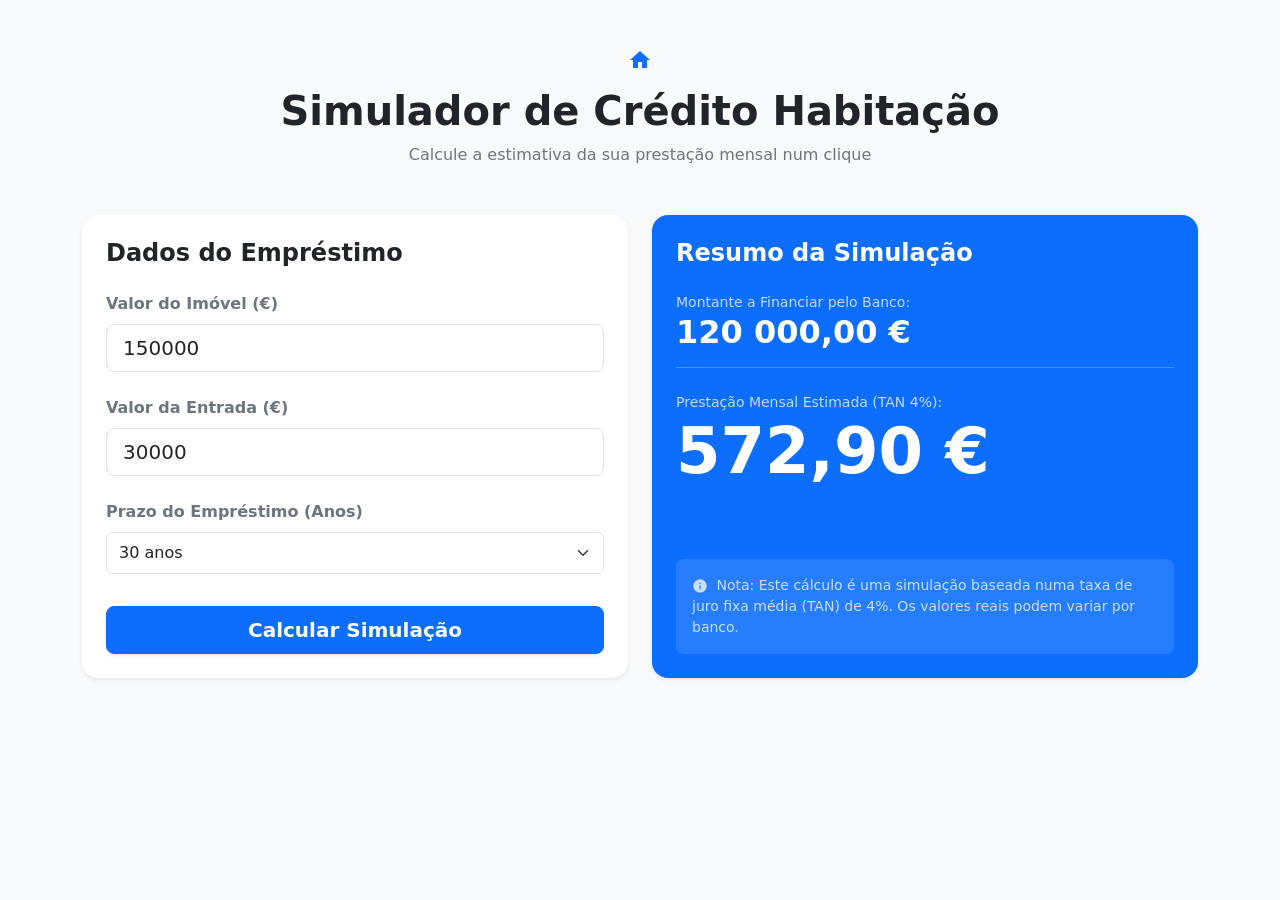
<file: credito/index.html>
<!doctype html>
<html lang="pt-PT">
  <head>
    <meta charset="UTF-8" />
    <meta name="viewport" content="width=device-width, initial-scale=1.0" />
    <title>Simulador de Crédito Habitação - Aveiro Tech</title>

    <link
      href="https://cdn.jsdelivr.net/npm/bootstrap@5.3.3/dist/css/bootstrap.min.css"
      rel="stylesheet"
    />
    <link
      href="https://fonts.googleapis.com/icon?family=Material+Icons"
      rel="stylesheet"
    />
    <link rel="icon" href="https://fav.farm/🏡" />
  </head>
  <body class="bg-light">
    <div class="container py-5">
      <div class="text-center mb-5">
        <span class="material-icons text-primary display-4">home</span>
        <h1 class="fw-bold text-dark mt-2">Simulador de Crédito Habitação</h1>
        <p class="text-secondary">
          Calcule a estimativa da sua prestação mensal num clique
        </p>
      </div>

      <div class="row g-4">
        <div class="col-lg-6">
          <div class="card border-0 shadow-sm rounded-4 p-4 h-100">
            <h4 class="fw-bold text-dark mb-4">Dados do Empréstimo</h4>

            <div class="mb-4">
              <label class="form-label fw-semibold text-secondary"
                >Valor do Imóvel (€)</label
              >
              <input
                type="number"
                id="valorImovel"
                class="form-control form-control-lg"
                value="150000"
              />
            </div>

            <div class="mb-4">
              <label class="form-label fw-semibold text-secondary"
                >Valor da Entrada (€)</label
              >
              <input
                type="number"
                id="valorEntrada"
                class="form-control form-control-lg"
                value="30000"
              />
              <div class="form-text text-danger d-none" id="erroEntrada">
                A entrada deve ser de pelo menos 10% do valor do imóvel.
              </div>
            </div>

            <div class="mb-4">
              <label class="form-label fw-semibold text-secondary"
                >Prazo do Empréstimo (Anos)</label
              >
              <select id="prazoAnos" class="form-select form-control-lg">
                <option value="20">20 anos</option>
                <option value="25">25 anos</option>
                <option value="30" selected>30 anos</option>
                <option value="35">35 anos</option>
                <option value="40">40 anos</option>
              </select>
            </div>

            <button
              id="btnCalcular"
              class="btn btn-primary btn-lg w-100 fw-bold shadow-sm mt-2"
            >
              Calcular Simulação
            </button>
          </div>
        </div>

        <div class="col-lg-6">
          <div
            class="card border-0 bg-primary text-white shadow-sm rounded-4 p-4 h-100 d-flex flex-column justify-content-between"
          >
            <div>
              <h4 class="fw-bold mb-4">Resumo da Simulação</h4>

              <div
                class="mb-4 border-bottom border-white border-opacity-25 pb-3"
              >
                <span class="small text-white text-opacity-75 d-block"
                  >Montante a Financiar pelo Banco:</span
                >
                <h2 class="fw-bold mb-0" id="resFinanciamento">0,00 €</h2>
              </div>

              <div class="mb-4">
                <span class="small text-white text-opacity-75 d-block"
                  >Prestação Mensal Estimada (TAN 4%):</span
                >
                <h1 class="display-3 fw-bold mb-0" id="resPrestacao">0,00 €</h1>
              </div>
            </div>

            <div class="bg-white bg-opacity-10 rounded-3 p-3 small">
              <p class="mb-0 text-white text-opacity-75">
                <span class="material-icons align-middle fs-6 me-1">info</span>
                Nota: Este cálculo é uma simulação baseada numa taxa de juro
                fixa média (TAN) de 4%. Os valores reais podem variar por banco.
              </p>
            </div>
          </div>
        </div>
      </div>
    </div>
    <script src="https://cdn.jsdelivr.net/npm/bootstrap@5.3.3/dist/js/bootstrap.bundle.min.js"></script>

    <script src="script.js"></script>
  </body>
</html>
</file>
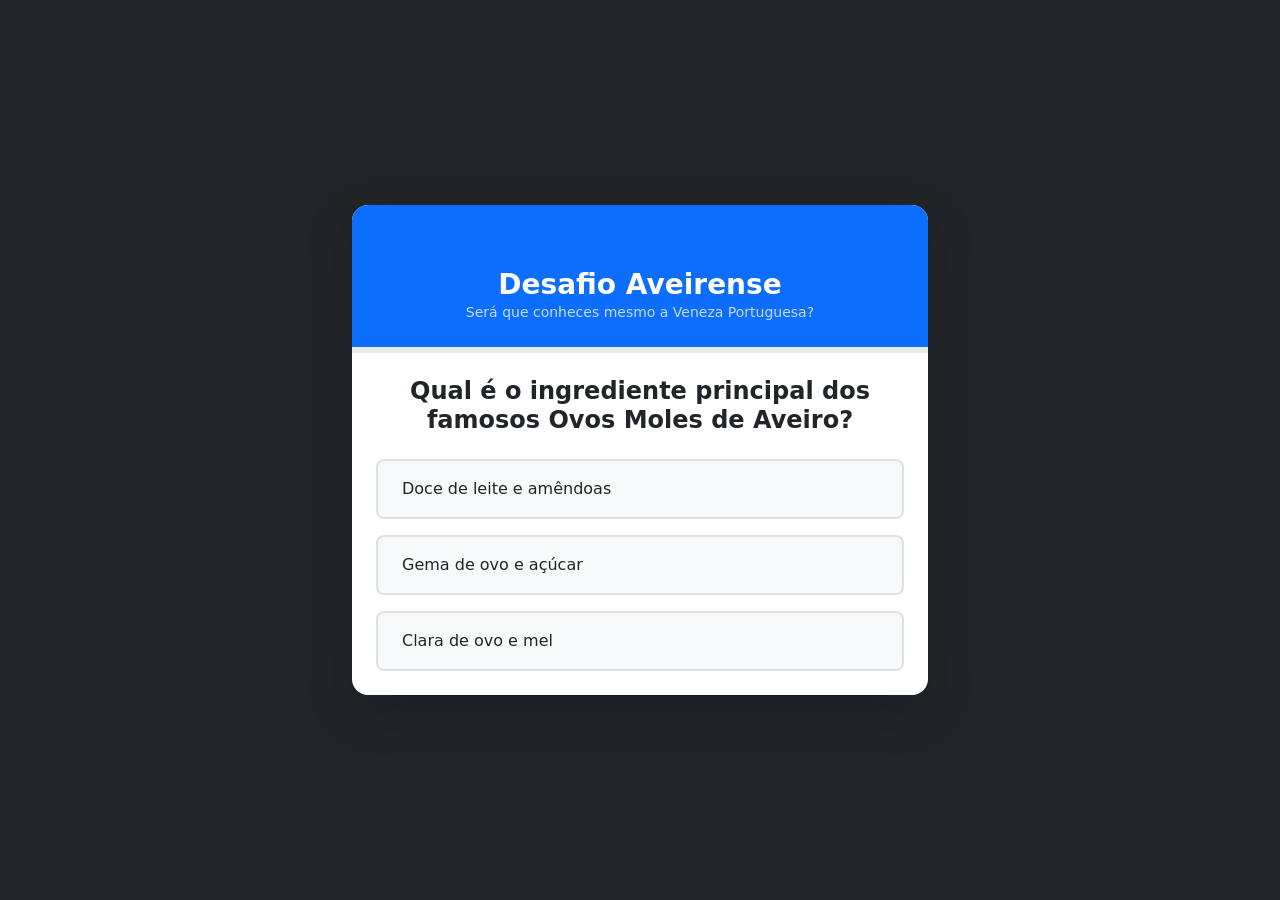
<file: quiz/index.html>
<!doctype html>
<html lang="pt-PT">
  <head>
    <meta charset="UTF-8" />
    <meta name="viewport" content="width=device-width, initial-scale=1.0" />
    <title>Quiz de Cultura Geral - Descobre Aveiro!</title>

    <link
      href="https://cdn.jsdelivr.net/npm/bootstrap@5.3.3/dist/css/bootstrap.min.css"
      rel="stylesheet"
    />
    <link
      href="https://fonts.googleapis.com/icon?family=Material+Icons"
      rel="stylesheet"
    />
    <link rel="stylesheet" href="style.css" />
    <link rel="icon" href="https://fav.farm/⛵" />
  </head>
  <body
    class="bg-dark d-flex align-items-center justify-content-center"
    style="min-height: 100vh"
  >
    <div class="container" style="max-width: 600px">
      <div class="card border-0 shadow-lg rounded-4 overflow-hidden">
        <div
          class="card-header bg-primary text-white text-center py-4 border-0"
        >
          <span class="material-icons display-5">sailing</span>
          <h3 class="fw-bold mb-0 mt-2">Desafio Aveirense</h3>
          <p class="mb-0 small text-white text-opacity-75">
            Será que conheces mesmo a Veneza Portuguesa?
          </p>
        </div>

        <div class="progress rounded-0" style="height: 6px">
          <div
            id="barraProgresso"
            class="progress-bar bg-warning"
            style="width: 0%"
          ></div>
        </div>

        <div class="card-body p-4 text-center" id="ecranJogo">
          <h4 id="perguntaTexto" class="fw-bold text-dark mb-4">
            A carregar pergunta...
          </h4>

          <div id="zonaOpcoes" class="d-grid gap-3"></div>
        </div>

        <div class="card-body p-5 text-center d-none" id="ecranFim">
          <span class="material-icons text-warning display-1 mb-3"
            >emoji_events</span
          >
          <h2 class="fw-bold text-dark mb-2">Quiz Concluído!</h2>
          <p class="lead text-secondary mb-4" id="pontuacaoTexto">
            Tu acertaste X de Y perguntas.
          </p>
          <button
            onclick="reiniciarJogo()"
            class="btn btn-primary btn-lg px-5 rounded-pill fw-bold shadow"
          >
            Jogar Novamente
          </button>
        </div>
      </div>
    </div>

    <script src="https://cdn.jsdelivr.net/npm/bootstrap@5.3.3/dist/js/bootstrap.bundle.min.js"></script>
    <script src="script.js"></script>
  </body>
</html>
</file>
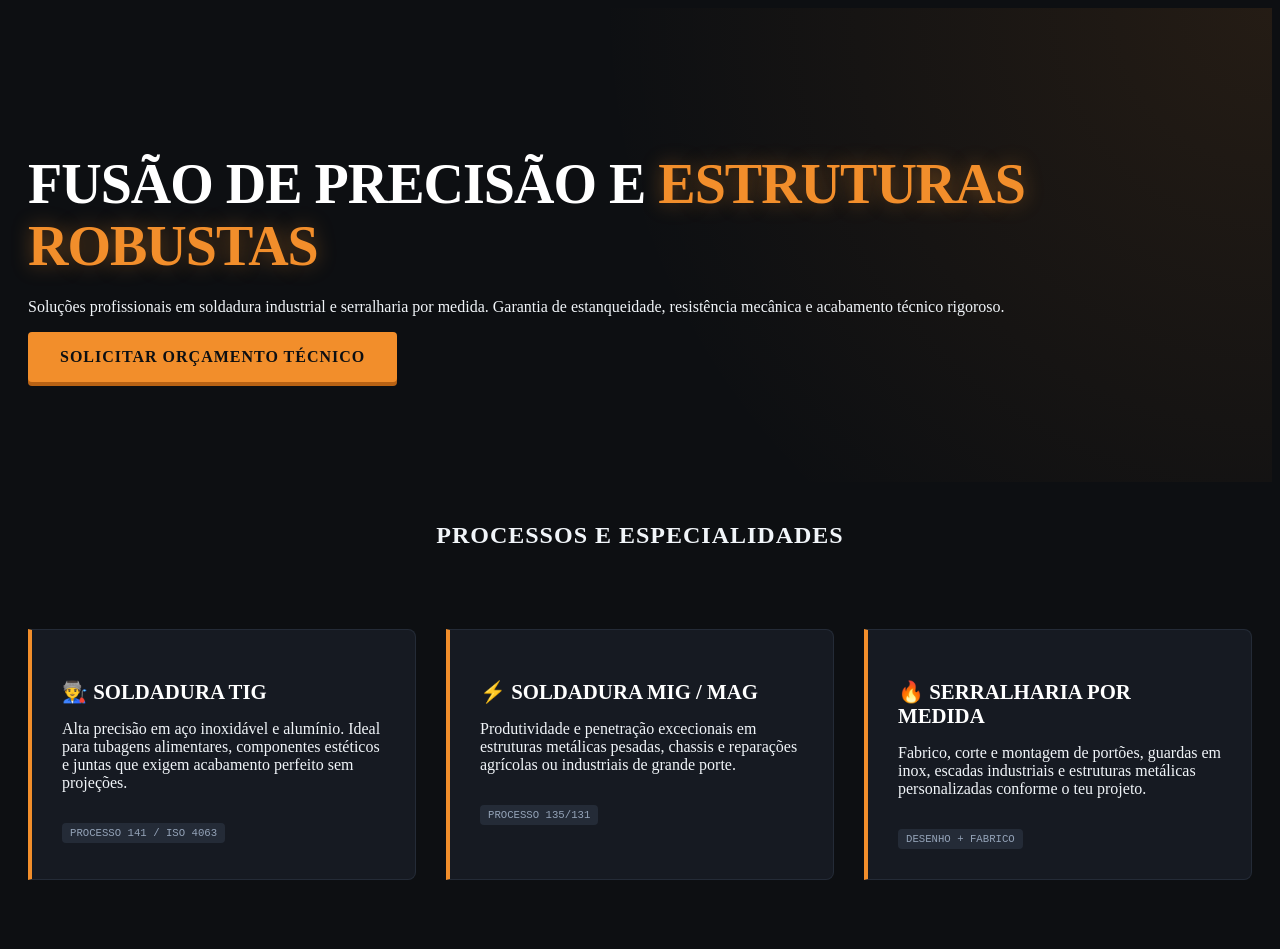
<file: solda/index.html>
<!doctype html>
<html lang="pt-PT">
  <head>
    <meta charset="UTF-8" />
    <meta name="viewport" content="width=device-width, initial-scale=1.0" />
    <title>Serralharia & Soldadura Técnica</title>
    <link rel="stylesheet" href="style.css" />
    <link href="https://fonts.googleapis.com/css2?family=Inter:wght@400;700;800&display=swap" rel="stylesheet" />
  </head>

  <body class="tema-industrial">
    <main>
      <section class="hero-solda">
        <div class="hero-solda-conteudo">
          <h1>Fusão de Precisão e <span class="destaque-solda">Estruturas Robustas</span></h1>
          <p>Soluções profissionais em soldadura industrial e serralharia por medida. Garantia de estanqueidade, resistência mecânica e acabamento técnico rigoroso.</p>
          <a href="#" class="btn-industrial">Solicitar Orçamento Técnico</a>
        </div>
      </section>

      <h2 style="text-align: center; text-transform: uppercase; letter-spacing: 1px; margin-top: 40px">Processos e Especialidades</h2>

      <section class="grelha-servicos-solda">
        <div class="card-solda">
          <h3>👨‍🏭 Soldadura TIG</h3>
          <p>Alta precisão em aço inoxidável e alumínio. Ideal para tubagens alimentares, componentes estéticos e juntas que exigem acabamento perfeito sem projeções.</p>
          <span class="badge-tecnico">PROCESSO 141 / ISO 4063</span>
        </div>

        <div class="card-solda">
          <h3>⚡ Soldadura MIG / MAG</h3>
          <p>Produtividade e penetração excecionais em estruturas metálicas pesadas, chassis e reparações agrícolas ou industriais de grande porte.</p>
          <span class="badge-tecnico">PROCESSO 135/131</span>
        </div>

        <div class="card-solda">
          <h3>🔥 Serralharia por Medida</h3>
          <p>Fabrico, corte e montagem de portões, guardas em inox, escadas industriais e estruturas metálicas personalizadas conforme o teu projeto.</p>
          <span class="badge-tecnico">DESENHO + FABRICO</span>
        </div>
      </section>
    </main>
  </body>
</html>
</file>
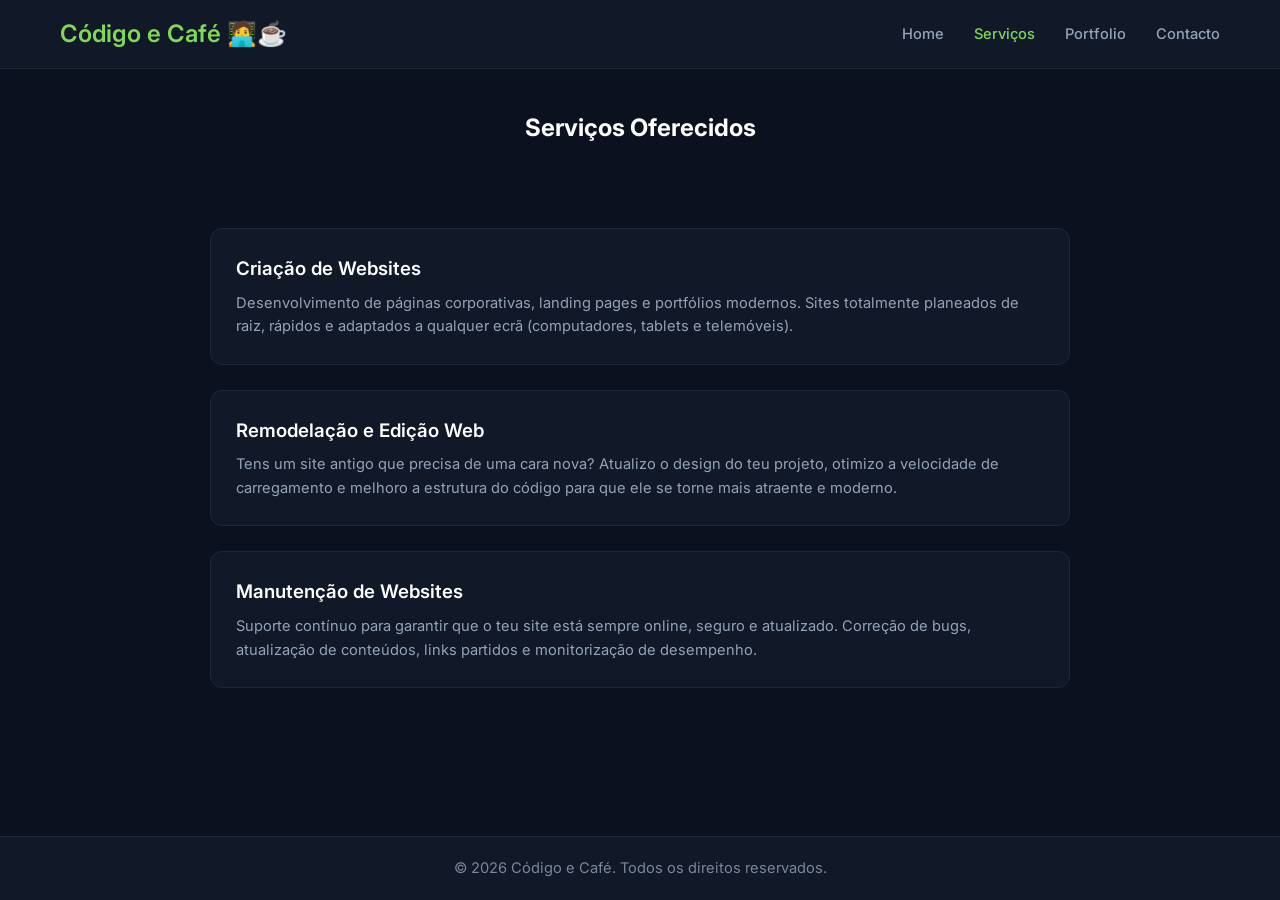
<file: servicos.html>
<!doctype html>
<html lang="pt-PT">
  <head>
    <meta charset="UTF-8" />
    <meta name="viewport" content="width=device-width, initial-scale=1.0" />
    <title>Serviços</title>
    <link rel="stylesheet" href="styles.css" />
    <link href="https://fonts.googleapis.com/css2?family=Inter:wght@300;400;500;600&display=swap" rel="stylesheet" />
    <link rel="icon" type="image/svg+xml" href="img/favicon-svg.svg" />
  </head>
  <body>
    <header>
      <nav>
        <a href="index.html" class="logo">Código e Café 🧑‍💻☕ </a>
        <ul class="nav-links">
          <li><a href="index.html">Home</a></li>
          <li><a href="servicos.html" class="active">Serviços</a></li>
          <li><a href="portfolio.html">Portfolio</a></li>
          <li><a href="contacto.html">Contacto</a></li>
        </ul>
      </nav>
    </header>

    <main>
      <section class="servicos-topo">
        <h2 class="titulo_servicos">Serviços Oferecidos</h2>
      </section>

      <div class="lista-servicos">
        <article class="card-servico">
          <div class="info-servico">
            <h3>Criação de Websites</h3>
            <p>Desenvolvimento de páginas corporativas, landing pages e portfólios modernos. Sites totalmente planeados de raiz, rápidos e adaptados a qualquer ecrã (computadores, tablets e telemóveis).</p>
          </div>
        </article>

        <article class="card-servico">
          <div class="info-servico">
            <h3>Remodelação e Edição Web</h3>
            <p>Tens um site antigo que precisa de uma cara nova? Atualizo o design do teu projeto, otimizo a velocidade de carregamento e melhoro a estrutura do código para que ele se torne mais atraente e moderno.</p>
          </div>
        </article>

        <article class="card-servico">
          <div class="info-servico">
            <h3>Manutenção de Websites</h3>
            <p>Suporte contínuo para garantir que o teu site está sempre online, seguro e atualizado. Correção de bugs, atualização de conteúdos, links partidos e monitorização de desempenho.</p>
          </div>
        </article>
      </div>
    </main>

    <footer id="main-footer">
      <p>&copy; 2026 Código e Café. Todos os direitos reservados.</p>
    </footer>
  </body>
</html>
</file>
<file: quiz/style.css>
/* Efeito de transição suave nos botões do Quiz */
.btn-opcao {
  transition: all 0.2s ease-in-out;
  border: 2px solid #dee2e6 !important;
  font-weight: 500;
}

.btn-opcao:hover {
  transform: translateY(-2px);
  background-color: #f8f9fa;
  border-color: #0d6efd !important;
}
</file>
<file: solda/style.css>
/* ==========================================================================
   TEMA INDUSTRIAL (EXCLUSIVO PARA O SITE DE SOLDA)
   ========================================================================== */
.tema-industrial {
  background-color: #0d0f12; /* Um cinza-fumo quase negro, cor de oficina limpa */
  color: #f1f5f9;
}

/* Secção Hero Impactante e Assimétrica */
.hero-solda {
  display: flex;
  align-items: center;
  gap: 40px;
  padding: 100px 20px;
  background: radial-gradient(circle at top right, rgba(242, 142, 43, 0.1), transparent 50%);
}

.hero-solda-conteudo {
  flex: 1;
}

/* Tipografia com força e estilo "Stenciled" ou Industrial */
.hero-solda h1 {
  font-size: 3.5rem;
  text-transform: uppercase;
  letter-spacing: -1px;
  line-height: 1.1;
  color: #ffffff;
  margin-bottom: 20px;
}

/* O teu novo destaque: Laranja Brasa / Arco Voltaico */
.destaque-solda {
  color: #f28e2b; /* Laranja vibrante de metal aquecido ou faísca */
  text-shadow: 0 0 20px rgba(242, 142, 43, 0.4);
  font-weight: 800;
}

/* Botão Estilo "Chapa de Aço" */
.btn-industrial {
  display: inline-block;
  background-color: #f28e2b;
  color: #0d0f12;
  padding: 16px 32px;
  font-weight: 700;
  text-transform: uppercase;
  letter-spacing: 1px;
  border-radius: 4px; /* Bordas mais retas transmitem solidez */
  text-decoration: none;
  box-shadow: 0 4px 0px #b86214; /* Efeito 3D mecânico */
  transition: all 0.1s ease;
}

.btn-industrial:hover {
  transform: translateY(2px);
  box-shadow: 0 2px 0px #b86214;
}

/* Grelha de Serviços "Bruta" (Em vez da lista vertical de advocacia) */
.grelha-servicos-solda {
  display: grid;
  grid-template-columns: repeat(auto-fit, minmax(280px, 1fr));
  gap: 30px;
  padding: 60px 20px;
}

/* Cards com aspeto de Painel Técnico / Chapa Cortada */
.card-solda {
  background-color: #161a22;
  border-left: 4px solid #f28e2b; /* Linha de detalhe industrial */
  border-top: 1px solid #242b37;
  border-right: 1px solid #242b37;
  border-bottom: 1px solid #242b37;
  padding: 30px;
  border-radius: 0 8px 8px 0;
  transition: transform 0.3s ease;
}

.card-solda:hover {
  transform: translateY(-5px) scale(1.02);
  background-color: #1c212b;
}

.card-solda h3 {
  font-size: 1.3rem;
  text-transform: uppercase;
  color: #ffffff;
  margin-bottom: 12px;
  display: flex;
  align-items: center;
  gap: 10px;
}

/* Badge Técnico de Especificação */
.badge-tecnico {
  display: inline-block;
  font-size: 8pt;
  background-color: #242b37;
  color: #94a3b8;
  padding: 4px 8px;
  border-radius: 4px;
  font-family: monospace;
  margin-top: 15px;
}

/* Responsividade para telemóvel */
@media (max-width: 768px) {
  .hero-solda {
    flex-direction: column;
    text-align: center;
    padding: 60px 20px;
  }
  .hero-solda h1 {
    font-size: 2.5rem;
  }
}
</file>
<file: styles.css>
/* ==========================================================================
   1. RESET, VARIÁVEIS E DEFINIÇÕES BASE
   ========================================================================== */
*,
*::before,
*::after {
  box-sizing: border-box;
  margin: 0;
  padding: 0;
}

html {
  overflow-y: scroll; /* Evita o salto de página eliminando a oscilação do scroll */
}

body {
  font-family: "Inter", "Segoe UI", Tahoma, Geneva, Verdana, sans-serif;
  background-color: #0b111e; /* Azul-escuro profundo premium */
  color: #e2e8f0; /* Texto claro com alto contraste */
  line-height: 1.6;
  min-height: 100vh;
  display: flex;
  flex-direction: column;
}

p {
  font-size: 11pt;
  line-height: 1.6;
  color: #cbd5e1; /* Cinza claro suave para leitura */
}

h2 {
  color: #ffffff;
  margin-bottom: 20px;
}

/* Utilitário: Cor de destaque vibrante em gradiente */
.destaque {
  background: linear-gradient(135deg, #164701, #7ed957);
  background-clip: text; /* Adiciona esta linha padrão */
  -webkit-background-clip: text; /* Mantém esta para navegadores mais antigos */
  -webkit-text-fill-color: transparent;
  font-weight: bold;
}

/* ==========================================================================
   2. CABEÇALHO E MENU DE NAVEGAÇÃO (HEADER & NAV)
   ========================================================================== */
header {
  background-color: #111827; /* Tom ligeiramente mais claro que o body */
  border-bottom: 1px solid #1f2937;
  padding: 15px 0;
  position: sticky;
  top: 0;
  z-index: 1000;
  box-shadow: 0 4px 6px -1px rgba(0, 0, 0, 0.1);
}

nav {
  max-width: 1200px;
  margin: 0 auto;
  padding: 0 20px;
  display: flex;
  justify-content: space-between;
  align-items: center;
}

.logo {
  font-size: 18pt;
  font-weight: 600;
  color: #7ed957;
  text-decoration: none;
}

.nav-links {
  list-style: none;
  display: flex;
  gap: 30px;
}

.nav-links a {
  text-decoration: none;
  color: #94a3b8; /* Estado normal inativo */
  font-weight: 500;
  font-size: 11pt;
  transition: color 0.3s ease;
}

.nav-links a:hover {
  color: #fff;
}
.nav-links a.active {
  color: #7ed957; /* Azul brilhante/cyan ativo */
}

/* ==========================================================================
   3. ESTRUTURA PRINCIPAL (MAIN)
   ========================================================================== */
main {
  flex: 1; /* Força o footer a colar abaixo no ecrã */
  width: 100%;
  max-width: 1200px;
  margin: 0 auto;
  padding: 40px 20px;
}

/* ==========================================================================
   4. PÁGINA INICIAL: SECÇÃO HERO & QUEM SOMOS
   ========================================================================== */
/* Secção Hero (Apresentação de Impacto) */
.hero-section {
  padding: 80px 20px;
  text-align: left;
  max-width: 1000px;
  margin: 0 auto;
}

.hero-section h1 {
  font-size: 3rem;
  color: #ffffff;
  margin-bottom: 10px;
}

.hero-section h2 {
  font-size: 1.8rem;
  color: #94a3b8;
  margin-bottom: 20px;
  font-weight: 400;
}

.hero-section p {
  font-size: 1.2rem;
  color: #cbd5e1;
  max-width: 600px;
  margin-bottom: 30px;
}

/* Alinhamento dos Botões Hero */
.hero-buttons {
  display: flex;
  gap: 15px;
  align-items: center;
}

.btn-principal {
  background: linear-gradient(135deg, #1c5802);
  color: #ffffff;
  padding: 14px 28px;
  border-radius: 8px;
  font-weight: 600;
  text-decoration: none;
  box-shadow: 0 4px 14px rgba(79, 70, 229, 0.4);
  transition: all 0.3s ease;
}

.btn-principal:hover {
  transform: translateY(-2px);
  box-shadow: 0 6px 20px rgba(79, 70, 229, 0.6);
}

.btn-secundario {
  color: #308a09;
  text-decoration: none;
  font-weight: 600;
  padding: 14px 20px;
  transition: color 0.3s ease;
  text-align: center;
}

.btn-secundario:hover {
  color: #fff;
  text-decoration: underline;
}

/* Bloco Quem Somos */
.quem-somos-container {
  background-color: #111827;
  border: 1px solid #1f2937;
  border-radius: 16px;
  padding: 40px;
  max-width: 800px;
  margin: 60px auto;
  box-shadow: 0 10px 30px rgba(0, 0, 0, 0.2);
}

.quem-somos-container h2 {
  color: #ffffff;
  font-size: 2rem;
  text-align: center;
  margin-bottom: 25px;
}

.quem-somos-container p {
  color: #cbd5e1;
  line-height: 1.7;
  font-size: 1.05rem;
  margin-bottom: 20px;
}

.quem-somos-container strong {
  color: #7ed957;
  font-weight: 500;
}

.insta-block {
  margin-top: 20px;
  display: inline-block;
}

.logo-insta {
  text-align: left;
  margin-left: -8px;
}

/* ==========================================================================
   5. COMPONENTE: CARROSSEL DE PROJETOS
   ========================================================================== */

/* O Contentor Pai */
.portfolio-section {
  display: grid;
  /* Força cada uma das 3 colunas a ter exatamente 33% da largura do pai minus o gap */
  grid-template-columns: repeat(3, calc(33.33% - 17px));
  /* Centraliza a grelha inteira no ecrã */
  justify-content: center;
  /* Espaçamento entre os blocos */
  gap: 25px;
  max-width: 1400px; /* Aumentámos a largura máxima para dar mais palco às fotos */
  margin: 50px auto;
  padding: 0 20px;
}

/* Cada Card de Imagem */
.card-portfolio-item {
  background-color: #111827;
  border: 3px solid #7ed957; /* O teu contorno verde limão */
  border-radius: 8px;

  /* DIMENSÕES MAIORES: */
  /* Mudamos a proporção para 4/3 (mais quadrado/alto) ou podes definir uma altura fixa */
  aspect-ratio: 4 / 3;
  /* Se preferires controlar por altura fixa em vez de proporção, podes usar: height: 350px; */

  display: flex;
  align-items: center;
  justify-content: center;
  overflow: hidden; /* Garante que a imagem não sai para fora das bordas arredondadas */

  transition:
    transform 0.3s ease,
    box-shadow 0.3s ease;
}

/* Quando começares a meter as tags <img> reais lá dentro, usa isto: */
.card-portfolio-item img {
  width: 100%;
  height: 100%;
  object-fit: cover; /* Faz a foto preencher o bloco todo sem ficar distorcida ou esticada */
}

.card-portfolio-item:hover {
  transform: scale(1.03); /* Efeito de zoom ligeiro para destacar a imagem maior */
  box-shadow: 0 15px 30px rgba(126, 217, 87, 0.25);
}

/* 1. Faz o link (a href) ocupar 100% da largura e altura do card */
.card-portfolio-item a {
  display: block;
  width: 100%;
  height: 100%;
}

/* 2. Garante que a imagem preenche o link por completo e remove a folga de texto */
.card-portfolio-item img {
  width: 100%;
  height: 100%;
  object-fit: cover; /* Faz a imagem cobrir o card perfeitamente sem distorcer */
  display: block; /* Remove o espaço invisível de texto que fica por baixo */
}

.carrossel-projetos,
#projetos {
  display: flex;
  gap: 20px;
  width: 100%;
  overflow-x: auto;
  scroll-behavior: smooth;
  padding: 60px 20px;
  max-width: 1200px;
  margin: 0 auto;
}

.carrossel-projetos::-webkit-scrollbar {
  display: none; /* Esconde barra feia no Chrome/Safari */
}

#projetos h2 {
  color: #ffffff;
  text-align: center;
  font-size: 2rem;
  margin-bottom: 40px;
}

/* Setas do Carrossel */
.seta-carrossel {
  background: none;
  border: none;
  font-size: 2rem;
  font-weight: bold;
  color: #7ed957;
  cursor: pointer;
  position: absolute;
  top: 50%;
  transform: translateY(-50%);
  user-select: none;
  transition: transform 0.2s;
}

.seta-carrossel:hover {
  transform: translateY(-50%) scale(1.2);
}

.seta-esquerda {
  left: 0;
}
.seta-direita {
  right: 0;
}

/* ==========================================================================
   6. COMPONENTE CARD: PROJETOS E SERVIÇOS (ESTILO UNIFICADO)
   ========================================================================== */
.card-projeto,
.card-servico {
  background-color: #111827;
  border: 1px solid #1f2937;
  border-radius: 12px;
  padding: 25px;
  overflow: hidden;
  transition:
    transform 0.3s ease,
    box-shadow 0.3s ease;
}

/* Comportamento específico do Card de Projetos (Imagens e Info) */
.card-projeto {
  flex: 0 0 calc(25% - 15px);
  min-width: 180px;
  aspect-ratio: 1 / 1;
  position: relative;
  padding: 0; /* Imagem estica até às bordas */
}

.card-projeto img {
  width: 100%;
  height: 100%;
  object-fit: cover;
}

.info-projeto {
  position: absolute;
  bottom: 0;
  width: 100%;
  background: rgba(17, 24, 39, 0.85); /* Overlay escuro semitransparente */
  backdrop-filter: blur(4px);
  text-align: center;
  padding: 10px 0;
}

.info-projeto a {
  text-decoration: none;
  display: block;
  width: 100%;
}

.info-projeto h3 {
  color: #ffffff;
  margin: 0;
  font-size: 11pt;
  transition: color 0.2s;
}

.info-projeto a:hover h3 {
  color: #7ed957;
}

/* Comportamento específico do Card de Serviços */
.lista-servicos {
  display: flex;
  flex-direction: column;
  gap: 25px;
  max-width: 900px;
  margin: 0 auto;
  padding: 60px 20px;
}

.lista-servicos h2 {
  color: #ffffff;
  text-align: center;
  font-size: 2rem;
  margin-bottom: 40px;
}

.card-servico {
  display: flex;
  align-items: flex-start;
  gap: 20px;
}

.icone-servico {
  font-size: 24pt;
  color: #7ed957;
  background-color: #1f2937;
  padding: 15px;
  border: 1px solid #334155;
  border-radius: 8px;
  display: flex;
  align-items: center;
  justify-content: center;
  min-width: 65px;
}

.info-servico h3 {
  font-size: 14pt;
  color: #ffffff;
  margin-bottom: 8px;
  font-weight: 600;
}

.info-servico p {
  color: #94a3b8;
}

/* Efeito de Hover Unificado nos Cards */
.card-projeto:hover,
.card-servico:hover {
  transform: translateY(-5px);
  box-shadow: 0 10px 25px rgba(56, 189, 248, 0.15);
}

/* ==========================================================================
   7. PÁGINA DE CONTACTO & MOLDURAS CORRIGIDAS
   ========================================================================== */
.contacto-container {
  background: transparent; /* Remove a div duplicada exterior */
  border: none;
  box-shadow: none;
  padding: 0;
  max-width: 600px;
  margin: 40px auto;
}

.formulario-contacto {
  background-color: #111827; /* Apenas uma moldura ativa tipo card */
  border: 1px solid #1f2937;
  border-radius: 16px;
  padding: 40px;
  display: flex;
  flex-direction: column;
  gap: 20px;
  box-shadow: 0 20px 40px rgba(0, 0, 0, 0.4);
}

.titulo-formulario {
  color: #ffffff;
  font-size: 2rem;
  margin-bottom: 10px;
  text-align: center;
  font-weight: 600;
}

.titulo_servicos {
  text-align: center;
}

.grupo-campo {
  display: flex;
  flex-direction: column;
  gap: 5px;
}

.grupo-campo label {
  font-weight: 500;
  font-size: 11pt;
  color: #cbd5e1;
}

.grupo-campo input,
.grupo-campo textarea {
  width: 100%;
  padding: 12px;
  background-color: #1f2937;
  border: 1px solid #334155;
  color: #ffffff;
  border-radius: 8px;
  font-family: inherit;
  font-size: 11pt;
  outline: none;
  transition: all 0.3s ease;
}

.grupo-campo input::placeholder,
.grupo-campo textarea::placeholder {
  color: #64748b;
}

.grupo-campo input:focus,
.grupo-campo textarea:focus {
  border-color: #7ed957;
  box-shadow: 0 0 0 3px rgba(56, 189, 248, 0.15);
  background-color: #1f2937;
}

.grupo-campo textarea {
  resize: vertical;
}

.botao-enviar {
  background: linear-gradient(135deg, #236d04);
  color: #ffffff;
  border: none;
  padding: 14px;
  width: 100%;
  border-radius: 8px;
  font-size: 1.1rem;
  font-weight: 600;
  cursor: pointer;
  box-shadow: 0 4px 15px rgba(79, 70, 229, 0.4);
  transition: all 0.3s ease;
  margin-top: 15px;
}

.botao-enviar:hover {
  transform: translateY(-2px);
  box-shadow: 0 6px 20px rgba(79, 70, 229, 0.6);
  filter: brightness(1.1);
}

/* Mensagem de Sucesso */
#mensagem-sucesso {
  background-color: #111827;
  border: 2px solid #7ed957;
  border-radius: 12px;
  color: #ffffff;
  padding: 30px;
  text-align: center;
  margin-top: 20px;
}

/* Customização do Plugin de Telefone (intl-tel-input) */
.iti {
  width: 100%;
}

.iti input#tlmv {
  padding-left: 90px !important; /* Mantido para não quebrar a bandeira */
}

.iti__country-list {
  border: 1px solid #334155;
  background-color: #1f2937;
  color: #ffffff;
  z-index: 10;
}

.iti__country:hover {
  background-color: #334155;
}

/* ==========================================================================
   8. RODAPÉ (FOOTER)
   ========================================================================== */
#main-footer {
  background-color: #111827;
  border-top: 1px solid #1f2937;
  color: #f8fafc;
  text-align: center;
  padding: 20px;
  font-size: 10pt;
  width: 100%;
  margin-top: auto;
}

#main-footer p {
  opacity: 0.8;
  margin: 0;
  color: #94a3b8;
}

/* ==========================================================================
   9. RESPONSIVIDADE (MEDIA QUERIES)
   ========================================================================== */

@media (max-width: 900px) {
  nav {
    flex-direction: column;
    gap: 15px;
  }
  .nav-links {
    gap: 20px;
  }

  /* CORRIGIDO: Agora aponta para a classe certa e quebra o cálculo das 3 colunas */
  .portfolio-section {
    grid-template-columns: 1fr 1fr;
    gap: 20px;
  }

  /* Ajusta também os cards do carrossel/projetos caso uses nessa página */
  .card-projeto {
    flex: 0 0 100%;
    max-width: 100%;
  }

  .card-servico {
    flex-direction: column;
    align-items: center;
    text-align: center;
    padding: 20px;
  }
  .hero-section h1 {
    font-size: 2.2rem;
  }
  .hero-buttons {
    flex-direction: column;
    align-items: stretch;
  }
  .btn-secundario {
    text-align: center;
  }
}

@media (max-width: 600px) {
  nav {
    flex-direction: column;
    gap: 15px;
  }
  .nav-links {
    gap: 20px;
  }

  /* CORRIGIDO: Agora aponta para a classe certa e quebra o cálculo das 3 colunas */
  .portfolio-section {
    grid-template-columns: 1fr;
    gap: 20px;
  }

  /* Ajusta também os cards do carrossel/projetos caso uses nessa página */
  .card-projeto {
    flex: 0 0 100%;
    max-width: 100%;
  }

  .card-servico {
    flex-direction: column;
    align-items: center;
    text-align: center;
    padding: 20px;
  }
  .hero-section h1 {
    font-size: 2.2rem;
  }
  .hero-buttons {
    flex-direction: column;
    align-items: stretch;
  }
  .btn-secundario {
    text-align: center;
  }
}
</file>
